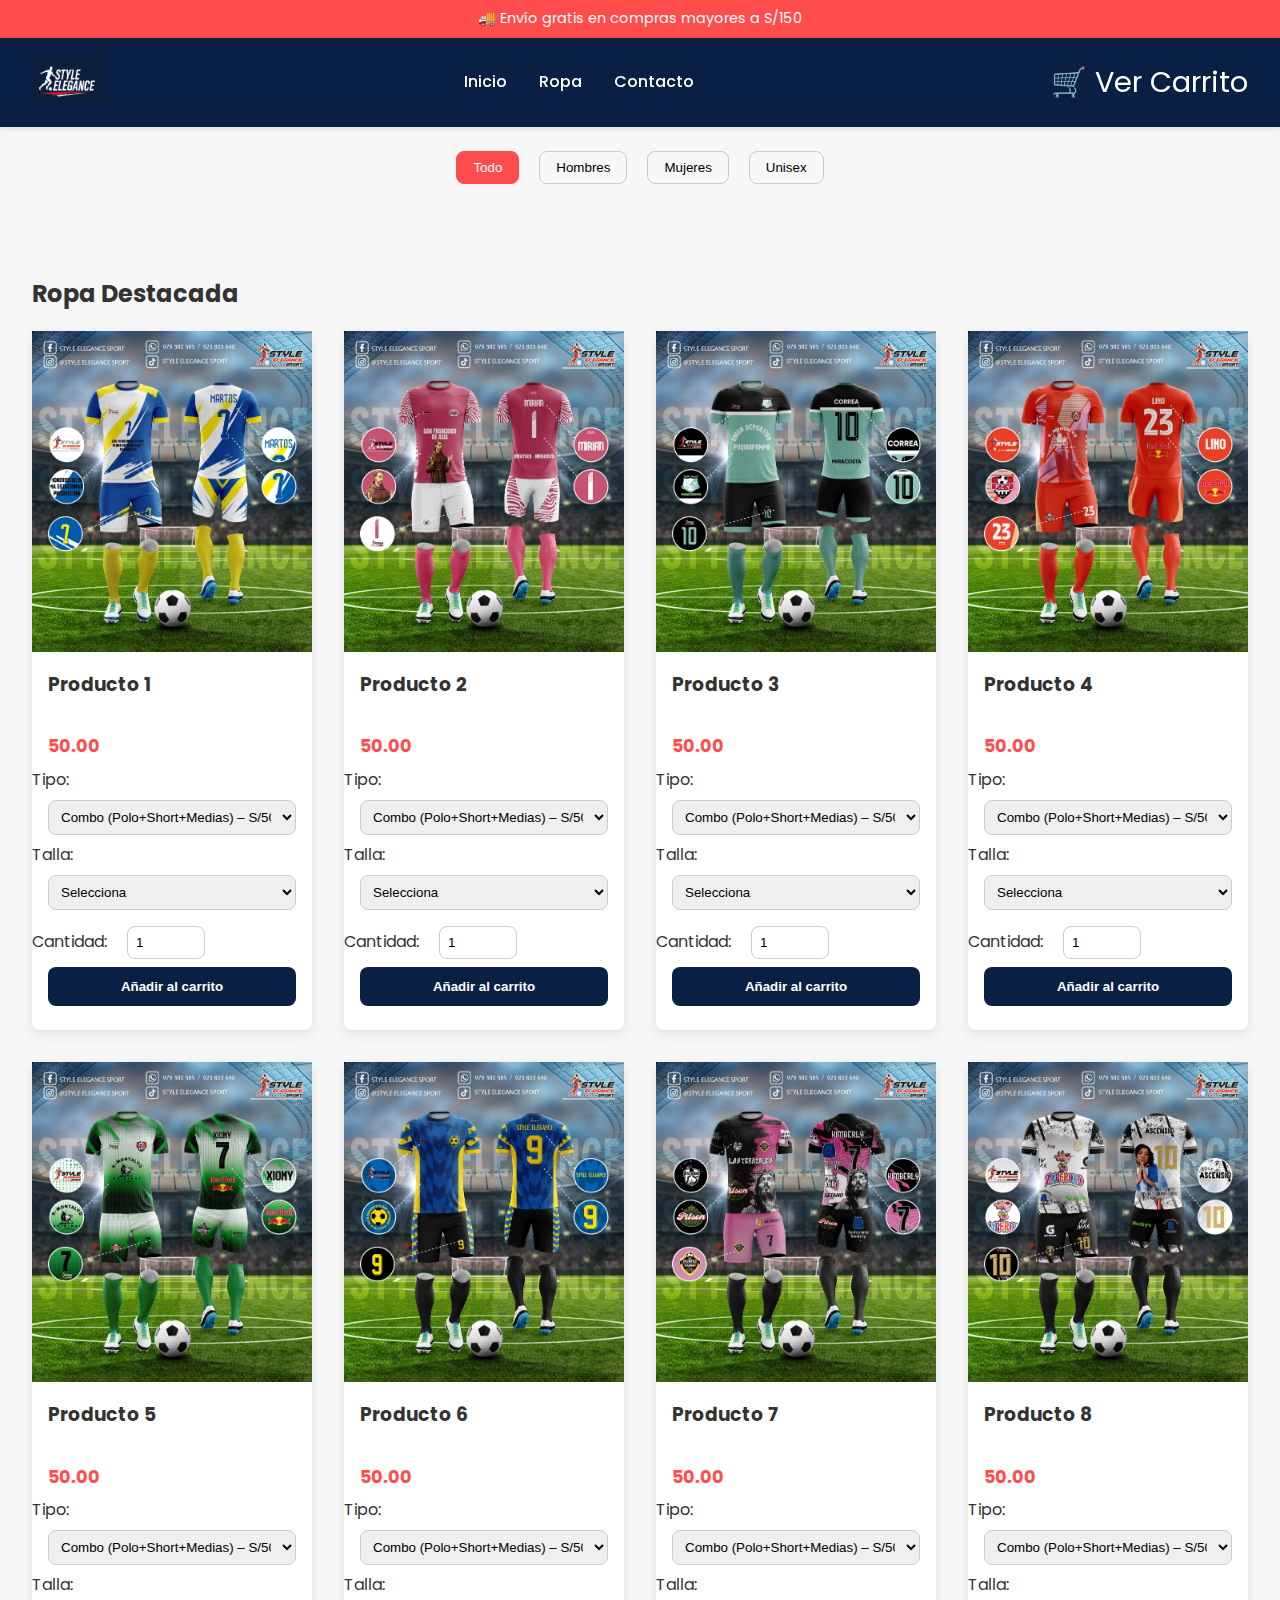
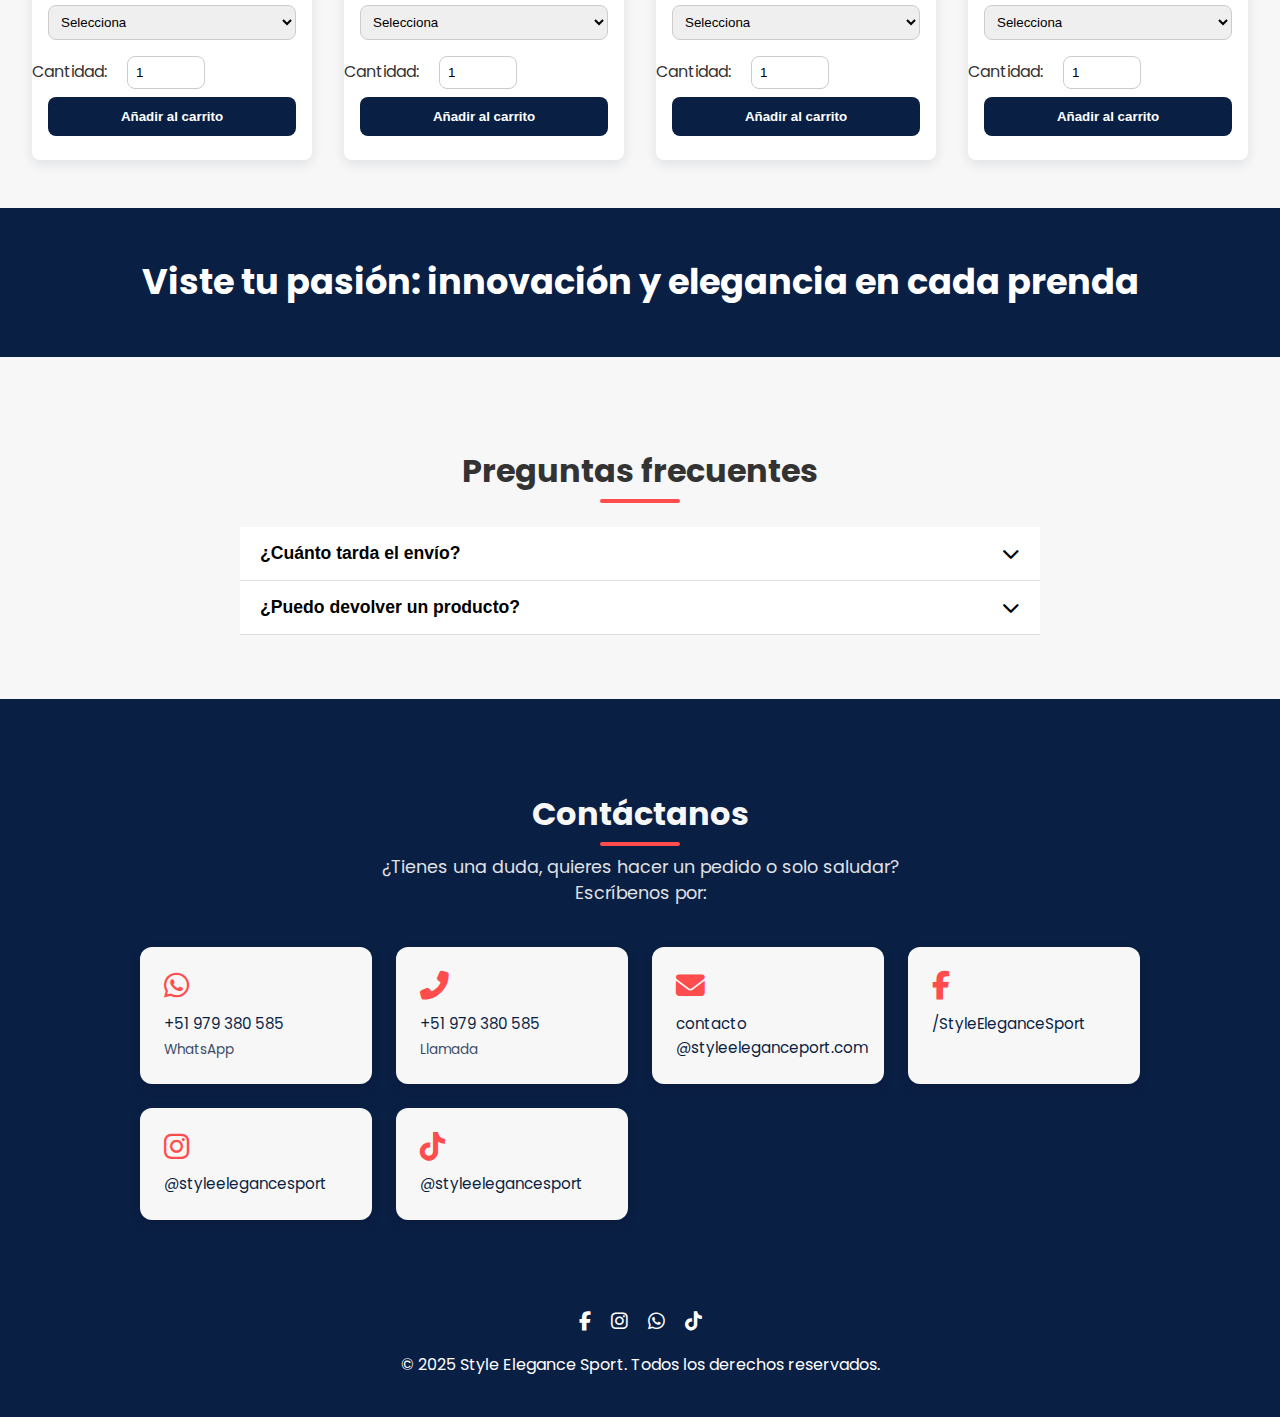
<file: index.html>
<!DOCTYPE html>
<html lang="es">
  <head>
    <meta charset="UTF-8" />
    <meta name="viewport" content="width=device-width,initial-scale=1" />
    <title>Style Elegance Sport</title>

    <!-- Google Font Poppins -->
    <link
      href="https://fonts.googleapis.com/css2?family=Poppins:wght@300;400;600;700&display=swap"
      rel="stylesheet"
    />

    <!-- FontAwesome -->
    <link
      rel="stylesheet"
      href="https://cdnjs.cloudflare.com/ajax/libs/font-awesome/6.4.0/css/all.min.css"
      crossorigin="anonymous"
    />

    <!-- Tu CSS -->
    <link rel="stylesheet" href="style.css" />
  </head>
  <body>
    <!-- 1) TOP BAR -->
    <div class="top-announcement">
      🚚 Envío gratis en compras mayores a S/150
    </div>

    <!-- 2) HEADER -->
    <header>
      <div class="logo">
        <img src="imagenes/logo.png" alt="Style Elegance Sport" />
      </div>
      <nav class="nav-links">
        <a href="#inicio">Inicio</a>
        <a href="#productos">Ropa</a>
        <a href="#contacto">Contacto</a>
      </nav>
      <!-- Enlace directo a la página de carrito -->
      <a href="cart.html" class="header-emoji" title="Ver Carrito"
        >🛒 Ver Carrito</a
      >
      <div class="menu-toggle"><i class="fas fa-bars"></i></div>
    </header>

    <!-- 3) HERO -->
    <section id="inicio" class="hero">
      <div class="hero-bg"></div>
      <div class="hero-content">
        <img
          src="imagenes/logo.png"
          class="hero-logo"
          alt="Style Elegance Sport"
        />
        <h1 class="fade-in">Style Elegance Sport</h1>
        <p class="fade-in delay-1">
          Tu mejor opción en ropa deportiva y urbana
        </p>
        <a href="#productos" class="btn fade-in delay-2">Ver Colección</a>
        <div class="scroll-down"><i class="fas fa-chevron-down"></i></div>
      </div>
    </section>

    <main>
      <!-- 4) FILTROS -->
      <section class="filtros">
        <button class="filter-btn active" data-cat="all">Todo</button>
        <button class="filter-btn" data-cat="men">Hombres</button>
        <button class="filter-btn" data-cat="women">Mujeres</button>
        <button class="filter-btn" data-cat="unisex">Unisex</button>
      </section>

      <!-- 5) PRODUCTOS -->
      <section id="productos" class="productos">
        <h2>Ropa Destacada</h2>
        <div class="grid-productos">
          <!-- Ejemplo de un producto -->
          <div class="producto" data-cat="all men">
            <img src="imagenes/producto1.jpg" alt="Producto 1" />
            <div class="producto-header">
              <h3>Producto 1</h3>
            </div>
            <p class="precio">50.00</p>
            <label>Tipo:</label>
            <select
              class="type-select"
              data-combo="50"
              data-polo="30"
              data-short="20"
            >
              <option value="combo">Combo (Polo+Short+Medias) – S/50</option>
              <option value="polo">Sólo Polo – S/30</option>
              <option value="short">Sólo Short – S/20</option>
            </select>
            <label>Talla:</label>
            <select class="size-select">
              <option value="">Selecciona</option>
              <option>S</option>
              <option>M</option>
              <option>L</option>
              <option>XL</option>
            </select>
            <label>Cantidad:</label>
            <input type="number" min="1" value="1" class="qty-input" />
            <button class="btn-agregar">Añadir al carrito</button>
          </div>
          <!-- Repite para Producto 2 -->
          <div class="producto" data-cat="all women">
            <img src="imagenes/producto2.jpg" alt="Producto 2" />
            <div class="producto-header">
              <h3>Producto 2</h3>
            </div>
            <p class="precio" id="precio2">50.00</p>
            <label for="tipo2">Tipo:</label>
            <select
              id="tipo2"
              class="type-select"
              data-combo="50"
              data-polo="30"
              data-short="20"
            >
              <option value="combo">Combo (Polo+Short+Medias) – S/50</option>
              <option value="polo">Sólo Polo – S/30</option>
              <option value="short">Sólo Short – S/20</option>
            </select>
            <label for="talla2">Talla:</label>
            <select id="talla2" class="size-select">
              <option value="">Selecciona</option>
              <option>S</option>
              <option>M</option>
              <option>L</option>
              <option>XL</option>
            </select>
            <label for="cant2">Cantidad:</label>
            <input
              id="cant2"
              type="number"
              min="1"
              value="1"
              class="qty-input"
            />
            <button
              class="btn-agregar"
              data-tipo-select="tipo2"
              data-talla-select="talla2"
              data-cantidad-input="cant2"
            >
              Añadir al carrito
            </button>
          </div>

          <!-- Producto 3 -->
          <div class="producto" data-cat="all men">
            <img src="imagenes/producto3.jpg" alt="Producto 3" />
            <div class="producto-header">
              <h3>Producto 3</h3>
            </div>
            <p class="precio" id="precio3">50.00</p>
            <label for="tipo3">Tipo:</label>
            <select
              id="tipo3"
              class="type-select"
              data-combo="50"
              data-polo="30"
              data-short="20"
            >
              <option value="combo">Combo (Polo+Short+Medias) – S/50</option>
              <option value="polo">Sólo Polo – S/30</option>
              <option value="short">Sólo Short – S/20</option>
            </select>
            <label for="talla3">Talla:</label>
            <select id="talla3" class="size-select">
              <option value="">Selecciona</option>
              <option>S</option>
              <option>M</option>
              <option>L</option>
              <option>XL</option>
            </select>
            <label for="cant3">Cantidad:</label>
            <input
              id="cant3"
              type="number"
              min="1"
              value="1"
              class="qty-input"
            />
            <button
              class="btn-agregar"
              data-tipo-select="tipo3"
              data-talla-select="talla3"
              data-cantidad-input="cant3"
            >
              Añadir al carrito
            </button>
          </div>

          <!-- Producto 4 -->
          <div class="producto" data-cat="all unisex">
            <img src="imagenes/producto4.jpg" alt="Producto 4" />
            <div class="producto-header">
              <h3>Producto 4</h3>
            </div>
            <p class="precio" id="precio4">50.00</p>
            <label for="tipo4">Tipo:</label>
            <select
              id="tipo4"
              class="type-select"
              data-combo="50"
              data-polo="30"
              data-short="20"
            >
              <option value="combo">Combo (Polo+Short+Medias) – S/50</option>
              <option value="polo">Sólo Polo – S/30</option>
              <option value="short">Sólo Short – S/20</option>
            </select>
            <label for="talla4">Talla:</label>
            <select id="talla4" class="size-select">
              <option value="">Selecciona</option>
              <option>S</option>
              <option>M</option>
              <option>L</option>
              <option>XL</option>
            </select>
            <label for="cant4">Cantidad:</label>
            <input
              id="cant4"
              type="number"
              min="1"
              value="1"
              class="qty-input"
            />
            <button
              class="btn-agregar"
              data-tipo-select="tipo4"
              data-talla-select="talla4"
              data-cantidad-input="cant4"
            >
              Añadir al carrito
            </button>
          </div>

          <!-- Producto 5 -->
          <div class="producto" data-cat="all women">
            <img src="imagenes/producto5.jpg" alt="Producto 5" />
            <div class="producto-header">
              <h3>Producto 5</h3>
            </div>
            <p class="precio" id="precio5">50.00</p>
            <label for="tipo5">Tipo:</label>
            <select
              id="tipo5"
              class="type-select"
              data-combo="50"
              data-polo="30"
              data-short="20"
            >
              <option value="combo">Combo (Polo+Short+Medias) – S/50</option>
              <option value="polo">Sólo Polo – S/30</option>
              <option value="short">Sólo Short – S/20</option>
            </select>
            <label for="talla5">Talla:</label>
            <select id="talla5" class="size-select">
              <option value="">Selecciona</option>
              <option>S</option>
              <option>M</option>
              <option>L</option>
              <option>XL</option>
            </select>
            <label for="cant5">Cantidad:</label>
            <input
              id="cant5"
              type="number"
              min="1"
              value="1"
              class="qty-input"
            />
            <button
              class="btn-agregar"
              data-tipo-select="tipo5"
              data-talla-select="talla5"
              data-cantidad-input="cant5"
            >
              Añadir al carrito
            </button>
          </div>

          <!-- Producto 6 -->
          <div class="producto" data-cat="all men">
            <img src="imagenes/producto6.jpg" alt="Producto 6" />
            <div class="producto-header">
              <h3>Producto 6</h3>
            </div>
            <p class="precio" id="precio6">50.00</p>
            <label for="tipo6">Tipo:</label>
            <select
              id="tipo6"
              class="type-select"
              data-combo="50"
              data-polo="30"
              data-short="20"
            >
              <option value="combo">Combo (Polo+Short+Medias) – S/50</option>
              <option value="polo">Sólo Polo – S/30</option>
              <option value="short">Sólo Short – S/20</option>
            </select>
            <label for="talla6">Talla:</label>
            <select id="talla6" class="size-select">
              <option value="">Selecciona</option>
              <option>S</option>
              <option>M</option>
              <option>L</option>
              <option>XL</option>
            </select>
            <label for="cant6">Cantidad:</label>
            <input
              id="cant6"
              type="number"
              min="1"
              value="1"
              class="qty-input"
            />
            <button
              class="btn-agregar"
              data-tipo-select="tipo6"
              data-talla-select="talla6"
              data-cantidad-input="cant6"
            >
              Añadir al carrito
            </button>
          </div>
          <!-- Producto 7 -->
<div class="producto" data-cat="all unisex">
  <img src="imagenes/producto7.jpg" alt="Producto 7" />
  <div class="producto-header">
    <h3>Producto 7</h3>
  </div>
  <p class="precio">50.00</p>

  <label>Tipo:</label>
  <select
    class="type-select"
    data-combo="50"
    data-polo="30"
    data-short="20"
  >
    <option value="combo">Combo (Polo+Short+Medias) – S/50</option>
    <option value="polo">Sólo Polo – S/30</option>
    <option value="short">Sólo Short – S/20</option>
  </select>

  <label>Talla:</label>
  <select class="size-select">
    <option value="">Selecciona</option>
    <option>S</option>
    <option>M</option>
    <option>L</option>
    <option>XL</option>
  </select>

  <label>Cantidad:</label>
  <input type="number" min="1" value="1" class="qty-input" />

  <button class="btn-agregar">Añadir al carrito</button>
</div>

<!-- Producto 8 -->
<div class="producto" data-cat="all women">
  <img src="imagenes/producto8.jpg" alt="Producto 8" />
  <div class="producto-header">
    <h3>Producto 8</h3>
  </div>
  <p class="precio">50.00</p>

  <label>Tipo:</label>
  <select
    class="type-select"
    data-combo="50"
    data-polo="30"
    data-short="20"
  >
    <option value="combo">Combo (Polo+Short+Medias) – S/50</option>
    <option value="polo">Sólo Polo – S/30</option>
    <option value="short">Sólo Short – S/20</option>
  </select>

  <label>Talla:</label>
  <select class="size-select">
    <option value="">Selecciona</option>
    <option>S</option>
    <option>M</option>
    <option>L</option>
    <option>XL</option>
  </select>

  <label>Cantidad:</label>
  <input type="number" min="1" value="1" class="qty-input" />

  <button class="btn-agregar">Añadir al carrito</button>
</div>
        </div>
      </section>

      <!-- 6) NEWSLETTER -->
      <section class="newsletter">
       <h2>Viste tu pasión: innovación y elegancia en cada prenda</h2>
      </section>

  <!-- 7) PREGUNTAS FRECUENTES -->
<section id="faq" class="faq">
  <h2>Preguntas frecuentes</h2>
  <div class="accordion">
    <div class="accordion-item">
      <button class="accordion-header">
        <span>¿Cuánto tarda el envío?</span>
        <i class="fas fa-chevron-down"></i>
      </button>
      <div class="accordion-body">
        <p>
          Normalmente de 3 a 5 días hábiles dentro de Lima, y de 5 a 8 días al resto del Perú.
        </p>
      </div>
    </div>
    <div class="accordion-item">
      <button class="accordion-header">
        <span>¿Puedo devolver un producto?</span>
        <i class="fas fa-chevron-down"></i>
      </button>
      <div class="accordion-body">
        <p>
          Sí, admitimos devoluciones dentro de los 7 días posteriores a la entrega, siempre que el producto esté sin usar.
        </p>
      </div>
    </div>
  </div>
</section>




 <!-- 8) CONTACTO -->
<section id="contacto" class="contacto">
  <h2>Contáctanos</h2>
  <p class="contact-intro">
    ¿Tienes una duda, quieres hacer un pedido o solo saludar? Escríbenos por:
  </p>
  <div class="contact-grid">
    <div class="contact-card">
      <i class="fab fa-whatsapp"></i>
      <a href="https://wa.me/51979380585" target="_blank">
        +51 979 380 585<br><span>WhatsApp</span>
      </a>
    </div>
    <div class="contact-card">
      <i class="fas fa-phone-alt"></i>
      <a href="tel:+51979380585">
        +51 979 380 585<br><span>Llamada</span>
      </a>
    </div>
    <div class="contact-card">
      <i class="fas fa-envelope"></i>
      <a href="mailto:contacto@styleelegancesport.com">
        contacto
       @styleeleganceport.com
      </a>
    </div>
    <div class="contact-card">
      <i class="fab fa-facebook-f"></i>
      <a href="https://www.facebook.com/profile.php?id=61553598194047" target="_blank">
        /StyleEleganceSport
      </a>
    </div>
    <div class="contact-card">
      <i class="fab fa-instagram"></i>
      <a href="https://www.instagram.com/styleelegancesport" target="_blank">
        @styleelegancesport
      </a>
    </div>
    <div class="contact-card">
      <i class="fab fa-tiktok"></i>
      <a href="https://www.tiktok.com/@styleelegancesport" target="_blank">
        @styleelegancesport
      </a>
    </div>
  </div>
</section>

    <!-- 9) FOOTER -->
    <footer>
      <div class="social-footer">
        <a href="#"><i class="fab fa-facebook-f"></i></a>
        <a href="#"><i class="fab fa-instagram"></i></a>
        <a href="#"><i class="fab fa-whatsapp"></i></a>
        <a href="#"><i class="fab fa-tiktok"></i></a>
      </div>
      <p>© 2025 Style Elegance Sport. Todos los derechos reservados.</p>
    </footer>

    <!-- Back to top -->
    <div class="back-to-top"><i class="fas fa-chevron-up"></i></div>

    <!-- Modal de confirmación pequeña -->
    <div id="confirmSmall" class="modal">
      <div class="modal-content confirm-small">
        <div class="confirm-emoji">✅</div>
        <h2 class="confirm-title">¡Se añadió al carrito!</h2>
        <button id="btnConfirmOk" class="btn btn-confirm">OK</buttonç>
      </div>
    </div>

    <!-- Scripts -->
    <script>
      // 1) Menú móvil & Back to top
      document.querySelector(".menu-toggle").onclick = () =>
        document.querySelector(".nav-links").classList.toggle("active");
      const btnTop = document.querySelector(".back-to-top");
      window.onscroll = () =>
        (btnTop.style.display = window.scrollY > 300 ? "flex" : "none");
      btnTop.onclick = () => window.scrollTo({ top: 0, behavior: "smooth" });

      // 2) Filtros
      document.querySelectorAll(".filter-btn").forEach((btn) => {
        btn.onclick = () => {
          document
            .querySelector(".filter-btn.active")
            .classList.remove("active");
          btn.classList.add("active");
          const cat = btn.dataset.cat;
          document.querySelectorAll(".producto").forEach((p) => {
            p.style.display =
              cat === "all" || p.dataset.cat.includes(cat) ? "block" : "none";
          });
        };
      });

      // 3) Al pulsar “Añadir al carrito”, guardamos y abrimos el confirmSmall
      document.querySelectorAll(".btn-agregar").forEach((btn) => {
        btn.addEventListener("click", () => {
          // 3.1) Guardar en localStorage (idéntico a tu lógica previa)
          const cont = btn.closest(".producto");
          const imgSrc = cont.querySelector("img").src;
          const nombre = cont.querySelector("h3").textContent;
          const tipoEl = cont.querySelector(".type-select");
          const tipo = tipoEl.value;
          const precio = parseFloat(tipoEl.dataset[tipo]);
          const talla = cont.querySelector(".size-select").value;
          const cantidad = parseInt(cont.querySelector(".qty-input").value, 10);
          if (!talla) return alert("Selecciona una talla.");
          const carrito = JSON.parse(localStorage.getItem("cart") || "[]");
          carrito.push({ img: imgSrc, nombre, talla, precio, cantidad });
          localStorage.setItem("cart", JSON.stringify(carrito));

          // 3.2) Abrir modal de confirmación pequeña
          document.getElementById("confirmSmall").style.display = "flex";
        });
      });

      // 4) Cerrar confirmSmall al pulsar OK
      document.getElementById("btnConfirmOk").onclick = () => {
        document.getElementById("confirmSmall").style.display = "none";
      };

      // 5) Cerrar cualquier modal al clicar fuera
      window.onclick = (e) => {
        if (e.target.classList.contains("modal")) {
          e.target.style.display = "none";
        }
      };
    </script>
    <script>
    document.addEventListener('DOMContentLoaded', () => {
      document.querySelectorAll('.accordion-header').forEach(header => {
        header.addEventListener('click', () => {
          const item = header.closest('.accordion-item');
          // cerrar otros abiertos
          document.querySelectorAll('.accordion-item.open').forEach(openItem => {
            if (openItem !== item) openItem.classList.remove('open');
          });
          // alternar este
          item.classList.toggle('open');
        });
      });
    });
  </script>
  </body>
</html>
</file>
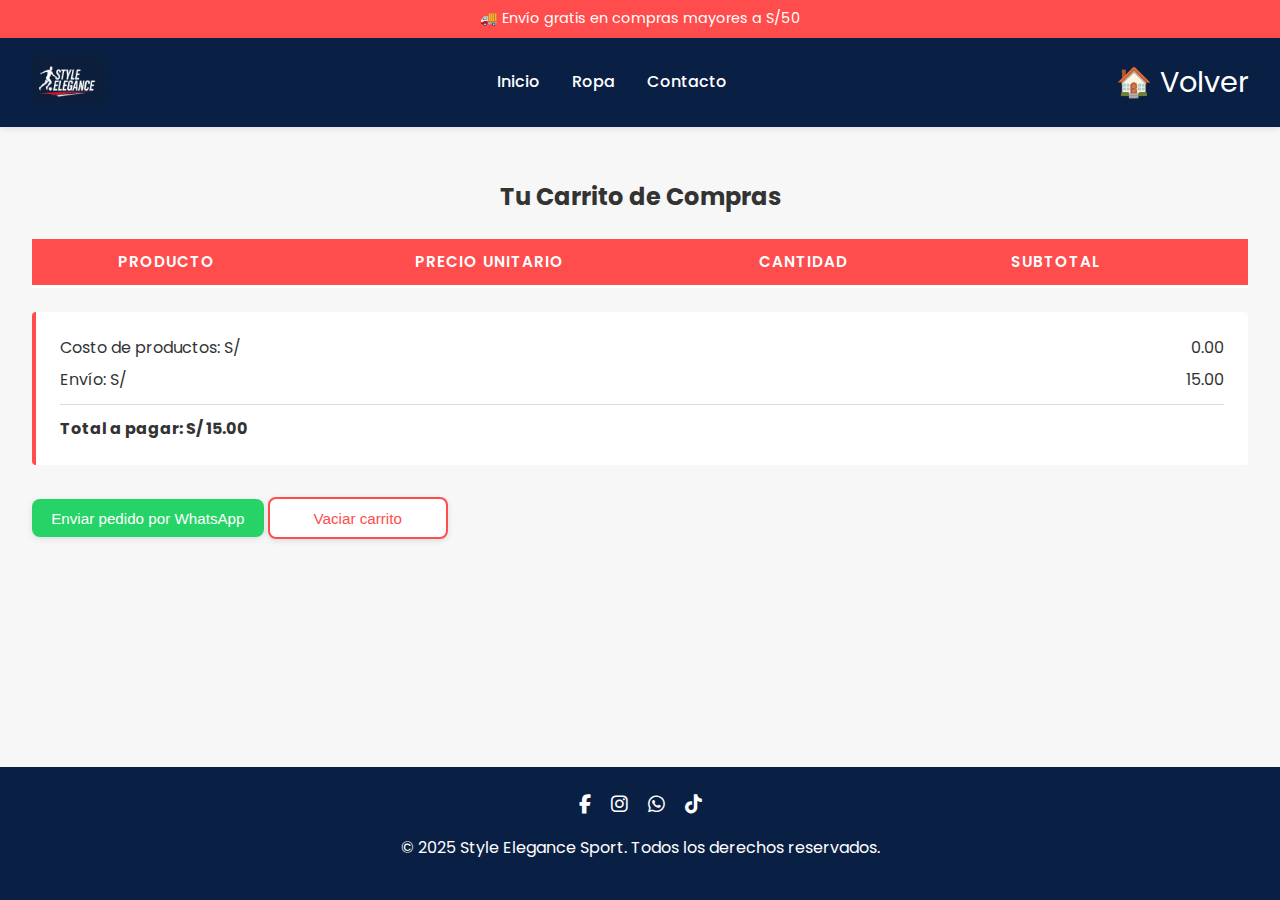
<file: cart.html>
<!DOCTYPE html>
<html lang="es">
  <head>
    <meta charset="UTF-8" />
    <meta name="viewport" content="width=device-width,initial-scale=1" />
    <title>Carrito – Style Elegance Sport</title>
    <link
      href="https://fonts.googleapis.com/css2?family=Poppins:wght@300;400;600;700&display=swap"
      rel="stylesheet"
    />
    <link
      rel="stylesheet"
      href="https://cdnjs.cloudflare.com/ajax/libs/font-awesome/6.4.0/css/all.min.css"
      crossorigin="anonymous"
    />
    <link rel="stylesheet" href="style.css" />
  </head>
  <body>
    <div class="top-announcement">
      🚚 Envío gratis en compras mayores a S/50
    </div>
    <header>
      <div class="logo">
        <img src="imagenes/logo.png" alt="Style Elegance Sport" />
      </div>
      <nav class="nav-links">
        <a href="index.html#inicio">Inicio</a>
        <a href="index.html#productos">Ropa</a>
        <a href="index.html#contacto">Contacto</a>
      </nav>
      <a href="index.html" class="header-emoji">🏠 Volver</a>
      <div class="menu-toggle"><i class="fas fa-bars"></i></div>
    </header>

    <main style="padding: 2rem">
      <h2 style="text-align: center; margin-bottom: 1.5rem">
        Tu Carrito de Compras
      </h2>
      <table class="cart-table">
        <thead>
          <tr>
            <th>Producto</th>
            <th>Precio unitario</th>
            <th>Cantidad</th>
            <th>Subtotal</th>
            <th></th>
          </tr>
        </thead>
        <tbody id="cart-body"></tbody>
      </table>
      <div class="cart-summary">
        <p>Costo de productos: S/ <span id="sum-products">0.00</span></p>
        <p>Envío: S/ <span id="sum-shipping">0.00</span></p>
        <hr />
        <p>
          <strong>Total a pagar: S/ <span id="sum-total">0.00</span></strong>
        </p>
      </div>
      <div class="cart-actions">
        <button id="btn-whatsapp" class="btn btn-primary">
          Enviar pedido por WhatsApp
        </button>
        <button id="btn-clear" class="btn btn-secondary">Vaciar carrito</button>
      </div>
    </main>

    <footer>
      <div class="social-footer">
        <a href="#"><i class="fab fa-facebook-f"></i></a>
        <a href="#"><i class="fab fa-instagram"></i></a>
        <a href="#"><i class="fab fa-whatsapp"></i></a>
        <a href="#"><i class="fab fa-tiktok"></i></a>
      </div>
      <p>© 2025 Style Elegance Sport. Todos los derechos reservados.</p>
    </footer>

    <script>
      let cart = JSON.parse(localStorage.getItem("cart") || "[]");
      const cartBody = document.getElementById("cart-body");
      const sumProducts = document.getElementById("sum-products");
      const sumShipping = document.getElementById("sum-shipping");
      const sumTotal = document.getElementById("sum-total");
      const btnClear = document.getElementById("btn-clear");
      const btnWhats = document.getElementById("btn-whatsapp");

      function renderCart() {
        cartBody.innerHTML = "";
        let totalProd = 0;
        cart.forEach((item, idx) => {
          const subtotal = item.precio * item.cantidad;
          totalProd += subtotal;
          const tr = document.createElement("tr");
          tr.dataset.idx = idx;
          tr.innerHTML = `
            <td>
              <img src="${item.img}" alt="${item.nombre}"
                   style="width:50px;vertical-align:middle;margin-right:.5rem;">
              ${item.nombre} (${item.talla})
            </td>
            <td>S/ ${item.precio.toFixed(2)}</td>
            <td>
              <input type="number" min="1" value="${item.cantidad}"
                     data-idx="${idx}" class="qty-update" />
            </td>
            <td>S/ ${subtotal.toFixed(2)}</td>
            <td><button class="remove-item" data-idx="${idx}">&times;</button></td>
          `;
          cartBody.appendChild(tr);
        });
        const envio = totalProd >= 50 ? 0 : 15;
        sumProducts.textContent = totalProd.toFixed(2);
        sumShipping.textContent = envio.toFixed(2);
        sumTotal.textContent = (totalProd + envio).toFixed(2);

        document.querySelectorAll(".qty-update").forEach((input) => {
          input.onchange = (e) => {
            cart[e.target.dataset.idx].cantidad = parseInt(e.target.value, 10);
            saveAndRender();
          };
        });
        document.querySelectorAll(".remove-item").forEach((btn) => {
          btn.onclick = (e) => {
            cart.splice(e.target.dataset.idx, 1);
            saveAndRender();
          };
        });
      }

      function saveAndRender() {
        localStorage.setItem("cart", JSON.stringify(cart));
        renderCart();
      }

      btnClear.onclick = () => {
        if (!cart.length) return;
        if (!confirm("¿Vaciar todo el carrito?")) return;
        document
          .querySelectorAll("#cart-body tr")
          .forEach((row) => row.classList.add("fade-out"));
        setTimeout(() => {
          cart = [];
          saveAndRender();
        }, 500);
      };

      btnWhats.onclick = () => {
        if (!cart.length) return alert("Tu carrito está vacío.");

        let texto = "¡Hola! Quiero hacer un pedido:\n\n";
        cart.forEach((item) => {
          texto += `• ${item.nombre} (${item.talla}) x${item.cantidad} = S/ ${(
            item.precio * item.cantidad
          ).toFixed(2)}\n\n`;
        });
        const totalProd = cart.reduce(
          (sum, i) => sum + i.precio * i.cantidad,
          0
        );
        const envio = totalProd >= 150 ? 0 : 15;
        texto += `Subtotal: S/ ${totalProd.toFixed(2)}\n`;
        texto += `Envío: S/ ${envio.toFixed(2)}\n`;
        texto += `*Total: S/ ${(totalProd + envio).toFixed(2)}*\n\n`;
        texto += "¿Podrían confirmarme disponibilidad y forma de pago? Gracias.";

        const numero = "51979380585";
        window.location.href = `https://api.whatsapp.com/send?phone=${numero}&text=${encodeURIComponent(
          texto
        )}`;
      };

      renderCart();
    </script>
  </body>
</html>
</file>
<file: style.css>
/* 0) Layout general */
:root {
  --dark: #0A1F44;
  --light: #F7F7F7;
  --accent: #FF4C4C;
  --text-dark: #333;
  --text-light: #fff;
  --shadow: rgba(10,31,68,0.1);
  --radius: 8px;
  --transition: 0.3s;
}
html, body {
  height: 100%;
  margin: 0;
  display: flex;
  flex-direction: column;
}
body {
  flex: 1;
  font-family: 'Poppins', sans-serif;
  background: var(--light);
  color: var(--text-dark);
  line-height: 1.5;
}
main {
  flex: 1;
}

/* 1) Top bar */
.top-announcement {
  background: var(--accent);
  color: var(--text-light);
  text-align: center;
  padding: 0.5rem;
  font-size: 0.9rem;
}

/* 2) Header */
header {
  position: sticky;
  top: 0;
  z-index: 10;
  background: var(--dark);
  display: flex;
  align-items: center;
  justify-content: space-between;
  padding: 1rem 2rem;
  box-shadow: 0 2px 5px var(--shadow);
}
.logo img {
  max-height: 50px;
}
.nav-links {
  display: flex;
  gap: 2rem;
}
.nav-links a {
  color: var(--text-light);
  text-decoration: none;
  font-weight: 500;
  transition: color var(--transition);
}
.nav-links a:hover {
  color: var(--accent);
}
.header-emoji {
  font-size: 1.8rem;
  color: var(--text-light);
  text-decoration: none;
  display: inline-block;
  cursor: pointer;
}
.menu-toggle {
  display: none;
  font-size: 1.5rem;
  cursor: pointer;
}

/* 3) Hero */
.hero {
  position: relative;
  height: 100vh;
  overflow: hidden;
  display: flex;
  align-items: center;
  justify-content: center;
}
/* … resto de estilos del hero … */

/* 4) Filtros */
.filtros {
  text-align: center;
  padding: 1.5rem 0;
}
.filter-btn {
  background: var(--light);
  border: 1px solid #ccc;
  padding: 0.5rem 1rem;
  margin: 0 0.5rem;
  border-radius: var(--radius);
  cursor: pointer;
  transition: all var(--transition);
}
.filter-btn.active,
.filter-btn:hover {
  background: var(--accent);
  color: var(--text-light);
  border-color: var(--accent);
}

/* 5) Productos */
.productos {
  padding: 3rem 2rem;
}
.grid-productos {
  display: grid;
  grid-template-columns: repeat(auto-fit, minmax(240px, 1fr));
  gap: 2rem;
}
.producto {
  background: var(--text-light);
  border-radius: var(--radius);
  box-shadow: 0 4px 12px var(--shadow);
  transition: transform var(--transition), box-shadow var(--transition);
}
.producto:hover {
  transform: translateY(-5px);
  box-shadow: 0 8px 20px var(--shadow);
}
.producto img {
  width: 100%;
  display: block;
}
.producto-header {
  display: flex;
  justify-content: space-between;
  padding: 0 1rem 0.5rem;
}
.precio {
  margin: 0.5rem 1rem;
  color: var(--accent);
  font-weight: 700;
  font-size: 1.1rem;
}
.type-select,
.size-select,
.qty-input {
  width: calc(100% - 2rem);
  margin: 0.5rem 1rem;
  padding: 0.5rem;
  border: 1px solid #ccc;
  border-radius: var(--radius);
}
.qty-input {
  width: 60px;
}
.btn-agregar {
  display: block;
  width: calc(100% - 2rem);
  margin: 0 1rem 1.5rem;
  padding: 0.75rem;
  background: var(--dark);
  color: var(--text-light);
  border: none;
  border-radius: var(--radius);
  cursor: pointer;
  font-weight: 600;
  transition: background var(--transition);
}
.btn-agregar:hover {
  background: var(--accent);
}

/* 6) Newsletter */
.newsletter {
  background: #0A1F44;       /* mismo azul oscuro del header */
  color: #fff;               /* texto blanco para que contraste */
  text-align: center;
  padding: 3rem 2rem;        /* separación arriba y abajo */
}
.newsletter h2 {
  font-size: 2.2rem;         /* tamaño grande */
  font-weight: 700;
  margin: 0;
}

/* 7) Testimonios */
/* … */
/* === Sección FAQ === */
.faq {
  background: #f7f7f7;
  padding: 4rem 2rem;
}
.faq h2 {
  text-align: center;
  font-size: 2rem;
  margin-bottom: 2rem;
  position: relative;
}
.faq h2::after {
  content: '';
  position: absolute;
  bottom: -0.5rem;
  left: 50%;
  transform: translateX(-50%);
  width: 80px;
  height: 4px;
  background: var(--accent);
  border-radius: 2px;
}

/* Acordeón */
.accordion {
  max-width: 800px;
  margin: 0 auto;
}
.accordion-item {
  border-bottom: 1px solid #ddd;
}
.accordion-header {
  width: 100%;
  background: #fff;
  border: none;
  padding: 1rem 1.25rem;
  text-align: left;
  font-size: 1.1rem;
  font-weight: 600;
  display: flex;
  justify-content: space-between;
  align-items: center;
  cursor: pointer;
  transition: background 0.2s;
}
.accordion-header:hover {
  background: #f0f0f0;
}
.accordion-header i {
  transition: transform 0.3s;
}
.accordion-body {
  max-height: 0;
  overflow: hidden;
  transition: max-height 0.3s ease;
}
.accordion-body p {
  padding: 0.75rem 1.25rem;
  margin: 0;
  line-height: 1.6;
}

/* Estado abierto: max-height mayor al contenido */
.accordion-item.open .accordion-body {
  max-height: 500px;   /* asegúrate de que sea más grande que tu contenido */
}
.accordion-item.open .accordion-header i {
  transform: rotate(180deg);
}



/* 8) Contacto */
/* … */
/* === Sección Contáctanos mejorada === */
.contacto {
  background: #0A1F44;          /* fondo oscuro */
  color: #F7F7F7;               /* texto claro */
  padding: 4rem 2rem;
  text-align: center;
}
.contacto h2 {
  font-size: 2rem;
  margin-bottom: 1rem;
  position: relative;
}
.contacto h2::after {
  content: '';
  position: absolute;
  left: 50%;
  bottom: -0.5rem;
  transform: translateX(-50%);
  width: 80px;
  height: 4px;
  background: #FF4C4C;
  border-radius: 2px;
}
.contact-intro {
  max-width: 600px;
  margin: 0 auto 2.5rem;
  font-size: 1.1rem;
  opacity: 0.9;
}

/* Grid de tarjetas */
.contact-grid {
  display: grid;
  grid-template-columns: repeat(auto-fit, minmax(200px, 1fr));
  gap: 1.5rem;
  max-width: 1000px;
  margin: 0 auto;
}

/* Cada tarjeta de contacto */
.contact-card {
  background: #F7F7F7;
  color: #0A1F44;
  padding: 1.5rem;
  border-radius: 12px;
  box-shadow: 0 4px 12px rgba(0,0,0,0.1);
  transition: transform 0.3s, box-shadow 0.3s;
  text-align: left;
}
.contact-card:hover {
  transform: translateY(-5px);
  box-shadow: 0 8px 20px rgba(0,0,0,0.2);
}

/* Icono grande */
.contact-card i {
  font-size: 1.8rem;
  color: #FF4C4C;
  margin-bottom: 0.75rem;
  display: block;
}

/* Enlaces y textos */
.contact-card a,
.contact-card p {
  color: inherit;
  text-decoration: none;
  font-size: 0.95rem;
  line-height: 1.4;
}
.contact-card a span {
  display: block;
  font-size: 0.85rem;
  opacity: 0.8;
  margin-top: 0.3rem;
}

/* Responsive ajustes */
@media(max-width: 600px) {
  .contacto {
    padding: 3rem 1rem;
  }
  .contact-card {
    text-align: center;
  }
  .contact-card i {
    margin: 0 auto 0.5rem;
  }
}


/* 9) Footer */
footer {
  background: var(--dark);
  color: var(--text-light);
  text-align: center;
  padding: 1.5rem 0;
}
.social-footer a {
  color: var(--text-light);
  margin: 0 0.5rem;
  font-size: 1.2rem;
  transition: color var(--transition);
}
.social-footer a:hover {
  color: var(--accent);
}

/* 10) Back to Top */
.back-to-top {
  position: fixed;
  right: 1.5rem;
  bottom: 1.5rem;
  background: var(--accent);
  color: var(--text-light);
  width: 40px;
  height: 40px;
  border-radius: 50%;
  display: none;
  align-items: center;
  justify-content: center;
  cursor: pointer;
  box-shadow: 0 2px 5px var(--shadow);
  transition: background var(--transition);
}
.back-to-top:hover {
  background: var(--dark);
}

/* 11) Modal Carrito (no usado para confirmSmall) */
.modal {
  display: none;
  position: fixed;
  top: 0;
  left: 0;
  width: 100%;
  height: 100%;
  background: rgba(0, 0, 0, 0.6);
  align-items: center;
  justify-content: center;
}
.modal-content {
  background: #fff;
  padding: 1.5rem;
  border-radius: var(--radius);
  max-width: 400px;
  width: 90%;
  position: relative;
}

/* confirmación pequeña */
.confirm-small {
  background: linear-gradient(135deg, #FF6B6B, #FFD93D);
  border-radius: 12px;
  padding: 1.5rem;
  text-align: center;
  box-shadow: 0 8px 20px rgba(0,0,0,0.2);
  animation: popIn 0.3s ease-out forwards;
}

/* Emoji grande arriba */
.confirm-emoji {
  font-size: 2.5rem;
  margin-bottom: 0.5rem;
}

/* Título con color y tipografía */
.confirm-title {
  font-size: 1.2rem;
  color: #0A1F44;
  margin-bottom: 1rem;
  font-weight: 600;
}

/* Botón OK personalizado */
.btn-confirm {
  background: #0A1F44;
  color: #fff;
  padding: 0.5rem 1.2rem;
  border: none;
  border-radius: var(--radius);
  cursor: pointer;
  font-weight: 600;
  transition: transform var(--transition), background var(--transition);
}
.btn-confirm:hover {
  background: #FF4C4C;
  transform: scale(1.05);
}

/* Animación de aparición */
@keyframes popIn {
  0% { transform: scale(0.5); opacity: 0; }
  100% { transform: scale(1); opacity: 1; }
}

/* Responsive */
@media (max-width: 768px) {
  header {
    flex-direction: column;
    align-items: flex-start;
  }
  .menu-toggle {
    display: block;
  }
  .nav-links {
    flex-direction: column;
    width: 100%;
    display: none;
    margin-top: 0.5rem;
    background: var(--dark);
  }
  .nav-links.active {
    display: flex;
  }
  .nav-links a {
    padding: 0.75rem 1rem;
    width: 100%;
  }
  .grid-productos {
    grid-template-columns: 1fr;
  }
}
/* ==== Estilos extra para “dar vida” al carrito ==== */

/* Encabezado de tabla con color de acento */
.cart-table thead th {
  background: var(--accent);
  color: var(--text-light);
  text-transform: uppercase;
  letter-spacing: .5px;
}

/* Hover en filas */
.cart-table tbody tr:hover {
  background: rgba(255,76,76,0.1);
}

/* Inputs de cantidad */
.qty-update {
  padding: 0.5rem;
  border: 2px solid var(--accent);
  border-radius: var(--radius);
  width: 60px;
  transition: border-color .3s;
}
.qty-update:focus {
  outline: none;
  border-color: #FFB3B3;
}

/* Botón de eliminar como icono */
.remove-item {
  background: transparent;
  border: none;
  color: var(--accent);
  font-size: 1.2rem;
  cursor: pointer;
  transition: color .3s;
}
.remove-item:hover {
  color: #882E2E;
}

/* Resumen con borde de acento */
.cart-summary {
  background: #fff4f4;
  border-left: 4px solid var(--accent);
  padding: 1.25rem;
  margin-bottom: 2rem;
}

/* Botones de acción más vistosos */
.cart-actions .btn-primary {
  background: #25D366;       /* verde WhatsApp */
  color: #fff;
  padding: 0.75rem 1.5rem;
  font-size: 1rem;
  border: none;
  border-radius: var(--radius);
  transition: background .3s, transform .3s;
}
.cart-actions .btn-primary:hover {
  background: #1DA851;
  transform: translateY(-2px);
}

.cart-actions .btn-secondary {
  background: transparent;
  color: var(--accent);
  border: 2px solid var(--accent);
  padding: 0.75rem 1.5rem;
  font-size: 1rem;
  border-radius: var(--radius);
  transition: background .3s, color .3s, transform .3s;
}
.cart-actions .btn-secondary:hover {
  background: var(--accent);
  color: var(--text-light);
  transform: translateY(-2px);
}
/* ===== Carrito – estilo profesional ===== */

/* Contenedor */
.cart-container {
  font-family: 'Poppins', sans-serif;
  color: var(--text-dark);
}

/* Título */
.cart-title {
  font-size: 1.75rem;
  letter-spacing: 0.5px;
  margin-bottom: 1rem;
}

/* Tabla */
.cart-table {
  width: 100%;
  border-collapse: collapse;
  margin-bottom: 1.5rem;
  font-size: 0.95rem;
}
.cart-table thead th {
  background: var(--accent);
  color: var(--text-light);
  text-transform: uppercase;
  letter-spacing: 1px;
  padding: 0.75rem 1rem;
  font-weight: 600;
  border-bottom: 3px solid #fff;
}
.cart-table tbody tr {
  transition: background 0.2s;
}
.cart-table tbody tr:nth-child(odd) {
  background: #fafafa;
}
.cart-table tbody tr:hover {
  background: #f0f0f0;
}
.cart-table th,
.cart-table td {
  padding: 0.75rem 1rem;
  border-bottom: 1px solid #e2e2e2;
  vertical-align: middle;
}

/* Quitar flechitas de los inputs numéricos */
.qty-update::-webkit-outer-spin-button,
.qty-update::-webkit-inner-spin-button {
  -webkit-appearance: none;
  margin: 0;
}
.qty-update {
  -moz-appearance: textfield;
  appearance: textfield;
  text-align: center;
}

/* Inputs */
.qty-update {
  width: 60px;
  padding: 0.4rem;
  border: 1px solid #ccc;
  border-radius: var(--radius);
  transition: border-color 0.2s;
}
.qty-update:focus {
  border-color: var(--accent);
  outline: none;
}

/* Botón eliminar */
.remove-item {
  background: transparent;
  border: none;
  color: var(--accent);
  font-size: 1.2rem;
  line-height: 1;
  cursor: pointer;
  transition: color 0.2s;
}
.remove-item:hover {
  color: #aa2e2e;
}

/* Resumen */
.cart-summary {
  background: #fff;
  border-left: 4px solid var(--accent);
  margin-bottom: 2rem;
  padding: 1rem 1.5rem;
  border-radius: 4px;
  font-size: 1rem;
}
.cart-summary p {
  display: flex;
  justify-content: space-between;
  margin: 0.5rem 0;
}
.cart-summary hr {
  border: none;
  border-top: 1px solid #ddd;
  margin: 0.75rem 0;
}

/* Botones de acción */
.cart-actions .btn {
  min-width: 180px;
  padding: 0.65rem 1.2rem;
  font-size: 0.95rem;
  border-radius: var(--radius);
  transition: background 0.3s, transform 0.2s;
  box-shadow: 0 2px 6px rgba(0,0,0,0.1);
}
.cart-actions .btn-primary {
  background: #25D366;  /* verde WhatsApp */
  color: #fff;
  border: none;
}
.cart-actions .btn-primary:hover {
  background: #1DA851;
  transform: translateY(-2px);
}
.cart-actions .btn-secondary {
  background: #fff;
  color: var(--accent);
  border: 2px solid var(--accent);
}
.cart-actions .btn-secondary:hover {
  background: var(--accent);
  color: var(--text-light);
  transform: translateY(-2px);
}

/* Ajustes responsive */
@media (max-width: 600px) {
  .cart-table thead {
    display: none;
  }
  .cart-table, .cart-table tbody, .cart-table tr, .cart-table td {
    display: block;
    width: 100%;
  }
  .cart-table tr {
    margin-bottom: 1rem;
  }
  .cart-table td {
    padding: 0.5rem;
    text-align: right;
    position: relative;
  }
  .cart-table td::before {
    content: attr(data-label);
    position: absolute;
    left: 1rem;
    font-weight: 600;
    text-transform: uppercase;
    font-size: 0.8rem;
  }
  .cart-actions .btn {
    width: 100%;
    margin: 0.5rem 0;
  }
}
</file>
